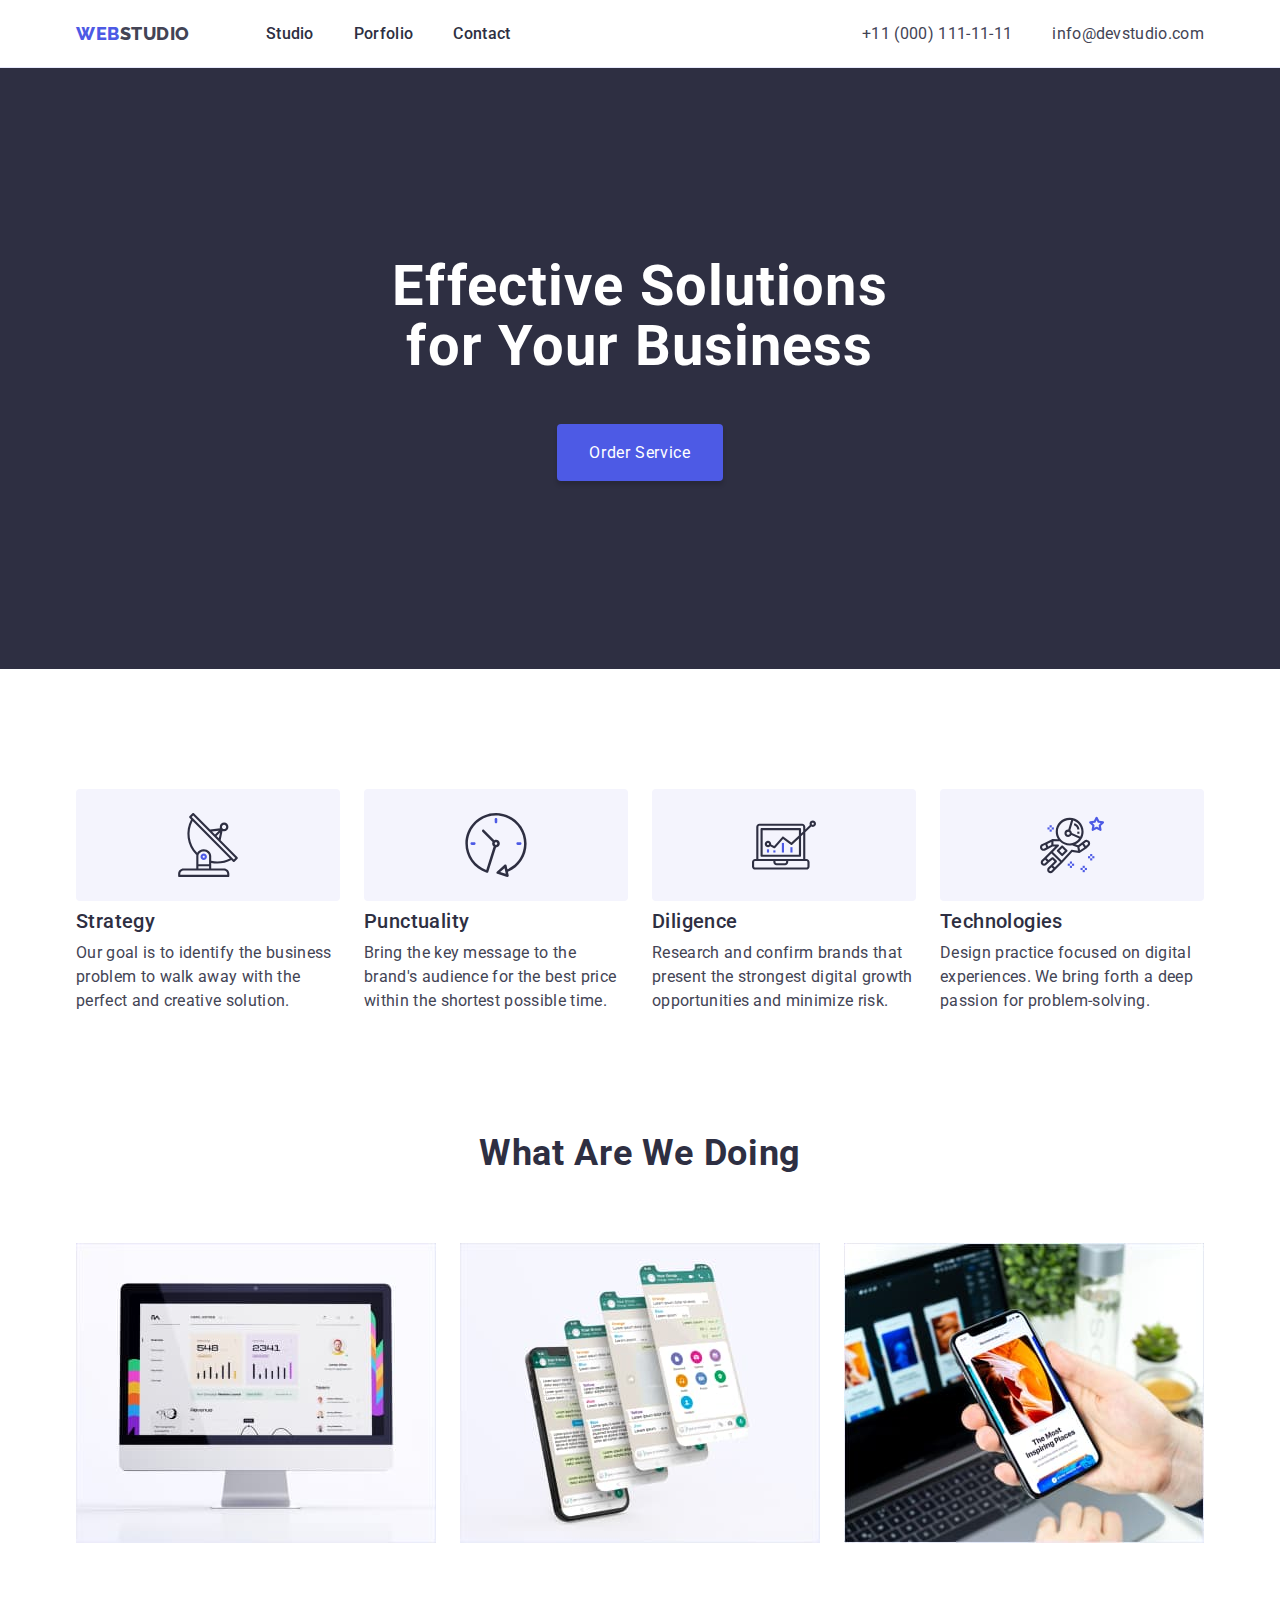
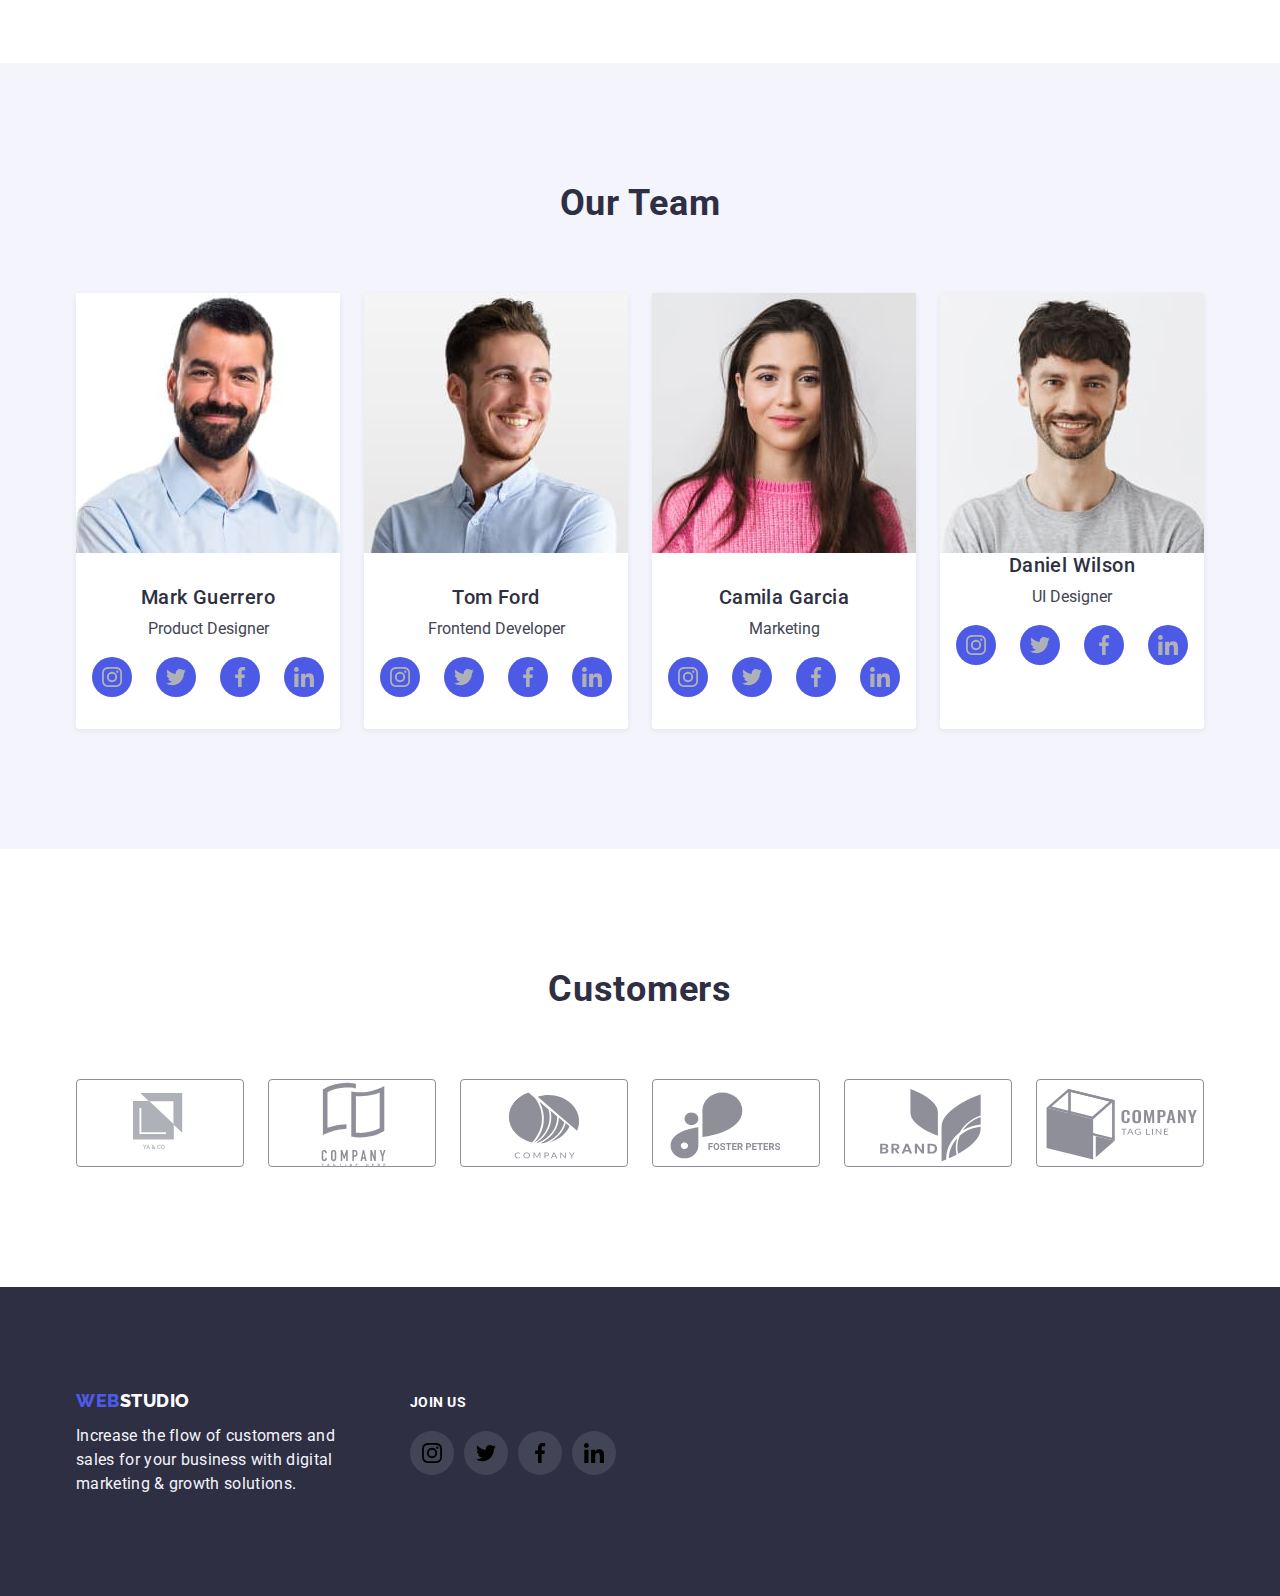
<file: index.html>
<!DOCTYPE html>
<html lang="en">
  <head>
    <meta charset="UTF-8">
    <meta name="viewport" content="width=device-width, initial-scale=1.0">
    <meta http-equiv="x-ua-compatible" content="ie=edge">
    <title>Homework 03</title>
    <link rel="stylesheet" href="css/style.css">
    <link rel="preconnect" href="https://fonts.googleapis.com">
    <link rel="preconnect" href="https://fonts.gstatic.com" crossorigin>
    <link href="https://fonts.googleapis.com/css2?family=Raleway:wght@800&family=Roboto:wght@100;400;500;700&display=swap" rel="stylesheet">
    <link rel="stylesheet" href="https://cdnjs.cloudflare.com/ajax/libs/modern-normalize/2.0.0/modern-normalize.min.css" integrity="sha512-4xo8blKMVCiXpTaLzQSLSw3KFOVPWhm/TRtuPVc4WG6kUgjH6J03IBuG7JZPkcWMxJ5huwaBpOpnwYElP/m6wg==" crossorigin="anonymous" referrerpolicy="no-referrer" />
  </head>
  <body>
    <header class="header">
        <nav class="nav">
          <a class="nav-logo" href="index.html" title="WebStudio">Web<span class="logo-dark">Studio</span></a>
          <ul class="nav-list">
            <li class="nav-list-item">
              <a href="index.html" class="nav-list-item-link">Studio</a>
            </li>
            <li class="nav-list-item">
              <a href="portfolio.html" class="nav-list-item-link">Porfolio</a>
            </li>
            <li class="nav-list-item">
              <a href="#" class="nav-list-item-link">Contact</a>
            </li>
          </ul> 
          <address class="address">
            <ul class="address-list">
              <li class="address-list-item">
                <a href="tel:+110001111111" class="address-list-item-link">+11 (000) 111-11-11</a>
              </li>
              <li class="address-list-item">
                <a href="mailto:info@devstudio.com" class="address-list-item-link">info@devstudio.com</a>
              </li>
            </ul>  
          </address>         
        </nav> 
    </header>

    <main class="main">      
      <section class="hero">
        <div class="container">
          <h1 class="hero-title">Effective Solutions<br>for Your Business</h1>
          <button type="button" class="hero-cta">Order Service</button>
        </div>
      </section>

      <section class="feature">
        <div class="container">
          <ul class="feature-list">
            <li class="feature-item">
              <div class="feature-icon-box">
                <img class="feature-icon" src="images/feature-strategy.svg" alt="Strategy">
              </div>
              <h3 class="feature-title">Strategy</h3>
              <p class="feature-decription">Our goal is to identify the business problem to walk away with the perfect and creative solution.</p>
            </li>
            <li class="feature-item">
              <div class="feature-icon-box">
                <img class="feature-icon" src="images/feature-punctuality.svg" alt="Punctuality">
              </div>
              <h3 class="feature-title">Punctuality</h3>
              <p class="feature-decription">Bring the key message to the brand's audience for the best price within the shortest possible time.</p>
            </li>
            <li class="feature-item">
              <div class="feature-icon-box">
                <img class="feature-icon" src="images/feature-diligence.svg" alt="Diligence">
              </div>
              <h3 class="feature-title">Diligence</h3>
              <p class="feature-decription">Research and confirm brands that present the strongest digital growth opportunities and minimize risk.</p>
            </li>
            <li class="feature-item">
              <div class="feature-icon-box">
                <img class="feature-icon" src="images/feature-technologies.svg" alt="Technologies">
              </div>
              <h3 class="feature-title">Technologies</h3>
              <p class="feature-decription">Design practice focused on digital experiences. We bring forth a deep passion for problem-solving.</p>
            </li>
          </ul>
        </div>
      </section>
  
      <section class="services">
        <div class="container">
          <h2 class="services-title">What are we doing</h2>
          <ul class="services-list">
            <li class="services-list-item">
              <img src="images/services-one.jpg" alt="Service One" width="360" height="300">
            </li>
            <li class="services-list-item">
              <img src="images/services-two.jpg" alt="Service Two" width="360" height="300">
            </li>
            <li class="services-list-item">
              <img src="images/services-three.jpg" alt="Service Three" width="360" height="300">
            </li>
          </ul>
        </div>
      </section>
  
      <section class="team">
        <div class="container">
          <h2 class="team-title">Our Team</h2>
          <ul class="team-list">
            <li class="team-list-item">
              <img src="images/mark-guerrero.jpg" alt="Mark Guerrero" width="264" height="260">
              <div class="member-details">
                <h3 class="member-name">Mark Guerrero</h3>
                <p class="member-position">Product Designer</p>
                <ul class="social-list">
                  <li class="social-list-item">
                    <a class="social-list-link" href=""> 
                      <svg class="social-icon" width="20" height="20">
                          <use href="images/icon.svg#icon-instagram"></use>
                      </svg>    
                    </a>
                  </li>
                  <li class="social-list-item">
                    <a class="social-list-link" href=""> 
                      <svg class="social-icon" width="20" height="20">
                          <use href="images/icon.svg#icon-twitter"></use>
                      </svg>    
                    </a>
                  </li>
                  <li class="social-list-item">
                    <a class="social-list-link" href=""> 
                      <svg class="social-icon" width="20" height="20">
                          <use href="images/icon.svg#icon-facebook"></use>
                      </svg>    
                    </a>
                  </li>
                  <li class="social-list-item">
                    <a class="social-list-link" href=""> 
                      <svg class="social-icon" width="20" height="20">
                          <use href="images/icon.svg#icon-linkedin"></use>
                      </svg>    
                    </a>
                  </li>
                </ul>
              </div>
            </li>
            <li class="team-list-item">
              <img src="images/tom-ford.jpg" alt="Tom Ford" width="264" height="260">
              <div class="member-details">
                <h3 class="member-name">Tom Ford</h3>
                <p class="member-position">Frontend Developer</p>
                <ul class="social-list">
                  <li class="social-list-item">
                    <a class="social-list-link" href=""> 
                      <svg class="social-icon" width="20" height="20">
                          <use href="images/icon.svg#icon-instagram"></use>
                      </svg>    
                    </a>
                  </li>
                  <li class="social-list-item">
                    <a class="social-list-link" href=""> 
                      <svg class="social-icon" width="20" height="20">
                          <use href="images/icon.svg#icon-twitter"></use>
                      </svg>    
                    </a>
                  </li>
                  <li class="social-list-item">
                    <a class="social-list-link" href=""> 
                      <svg class="social-icon" width="20" height="20">
                          <use href="images/icon.svg#icon-facebook"></use>
                      </svg>    
                    </a>
                  </li>
                  <li class="social-list-item">
                    <a class="social-list-link" href=""> 
                      <svg class="social-icon" width="20" height="20">
                          <use href="images/icon.svg#icon-linkedin"></use>
                      </svg>    
                    </a>
                  </li>
                </ul>
              </div>
            </li>
            <li class="team-list-item">
              <img src="images/camila-garcia.jpg" alt="Camila Garcia" width="264" height="260">
              <div class="member-details">
                <h3 class="member-name">Camila Garcia</h3>
                <p class="member-position"></p>Marketing</p>
                <ul class="social-list">
                  <li class="social-list-item">
                    <a class="social-list-link" href=""> 
                      <svg class="social-icon" width="20" height="20">
                          <use href="images/icon.svg#icon-instagram"></use>
                      </svg>    
                    </a>
                  </li>
                  <li class="social-list-item">
                    <a class="social-list-link" href=""> 
                      <svg class="social-icon" width="20" height="20">
                          <use href="images/icon.svg#icon-twitter"></use>
                      </svg>    
                    </a>
                  </li>
                  <li class="social-list-item">
                    <a class="social-list-link" href=""> 
                      <svg class="social-icon" width="20" height="20">
                          <use href="images/icon.svg#icon-facebook"></use>
                      </svg>    
                    </a>
                  </li>
                  <li class="social-list-item">
                    <a class="social-list-link" href=""> 
                      <svg class="social-icon" width="20" height="20">
                          <use href="images/icon.svg#icon-linkedin"></use>
                      </svg>    
                    </a>
                  </li>
                </ul>
              </div>
            </li>
            <li class="team-list-item">
              <img src="images/daniel-wilson.jpg" alt="Daniel Wilson" width="264" height="260">
              <div class="member">
                <h3 class="member-name">Daniel Wilson</h3>
                <p class="member-position">UI Designer</p>
                <ul class="social-list">
                  <li class="social-list-item">
                    <a class="social-list-link" href=""> 
                      <svg class="social-icon" width="20" height="20">
                          <use href="images/icon.svg#icon-instagram"></use>
                      </svg>    
                    </a>
                  </li>
                  <li class="social-list-item">
                    <a class="social-list-link" href=""> 
                      <svg class="social-icon" width="20" height="20">
                          <use href="images/icon.svg#icon-twitter"></use>
                      </svg>    
                    </a>
                  </li>
                  <li class="social-list-item">
                    <a class="social-list-link" href=""> 
                      <svg class="social-icon" width="20" height="20">
                          <use href="images/icon.svg#icon-facebook"></use>
                      </svg>    
                    </a>
                  </li>
                  <li class="social-list-item">
                    <a class="social-list-link" href=""> 
                      <svg class="social-icon" width="20" height="20">
                          <use href="images/icon.svg#icon-linkedin"></use>
                      </svg>    
                    </a>
                  </li>
                </ul>
              </div>
            </li>
          </ul>
        </div>
      </section>
  
      <section class="customer">
        <div class="container">
          <h2 class="customer-title">Customers</h2>
          <ul class="customer-list">
            <li class="customer-list-item">
              <svg class="customer-logo">
                <use href="images/icon.svg#icon-customer-1"></use>
              </svg>
            </li>
            <li class="customer-list-item">
              <img src="images/customer-logo-2.svg" width="104" height="56">
            </li>
            <li class="customer-list-item">
              <img src="images/customer-logo-3.svg" width="104" height="56">
            </li>
            <li class="customer-list-item">
              <img src="images/customer-logo-4.svg" width="104" height="56">
            </li>
            <li class="customer-list-item">
              <img src="images/customer-logo-5.svg" width="104" height="56">
            </li>
            <li class="customer-list-item">
              <img src="images/customer-logo-6.svg" width="104" height="56">
            </li>
          </ul>

        </div>
      </section>
    </main>  

    <footer class="footer">
      <div class="container footer-container">
        <div class="widget">
          <a href="index.html" class="widget-logo">Web<span class="logo-white">Studio</span></a>
          <p class="widget-description">Increase the flow of customers and sales for your business with digital marketing & growth solutions.</p>
        </div>
        
        <div class="join-social">
          <h2 class="join-title">Join Us</h2>
          <ul class="join-social-list list">
              <li class="join-social-list-item">
                  <a class="join-social-list-link" href=""> 
                  <svg class="join-social-icon" width="20" height="20">
                      <use href="images/icon.svg#icon-instagram"></use>
                  </svg>    
                  </a>
              </li>
              <li class="join-social-list-item">
                  <a class="join-social-list-link" href=""> 
                  <svg class="join-social-icon" width="20" height="20">
                      <use href="images/icon.svg#icon-twitter"></use>
                  </svg>    
                  </a>
              </li>
              <li class="join-social-list-item">
                  <a class="join-social-list-link" href=""> 
                  <svg class="join-social-icon" width="20" height="20">
                      <use href="images/icon.svg#icon-facebook"></use>
                  </svg>    
                  </a>
              </li>
              <li class="join-social-list-item">
                  <a class="join-social-list-link" href=""> 
                  <svg class="join-social-icon" width="20" height="20" >
                      <use href="images/icon.svg#icon-linkedin"></use>
                  </svg>    
                  </a>
              </li>
          </ul>  
      </div>
      </div>
    </footer>
  </body>
</html>
</file>
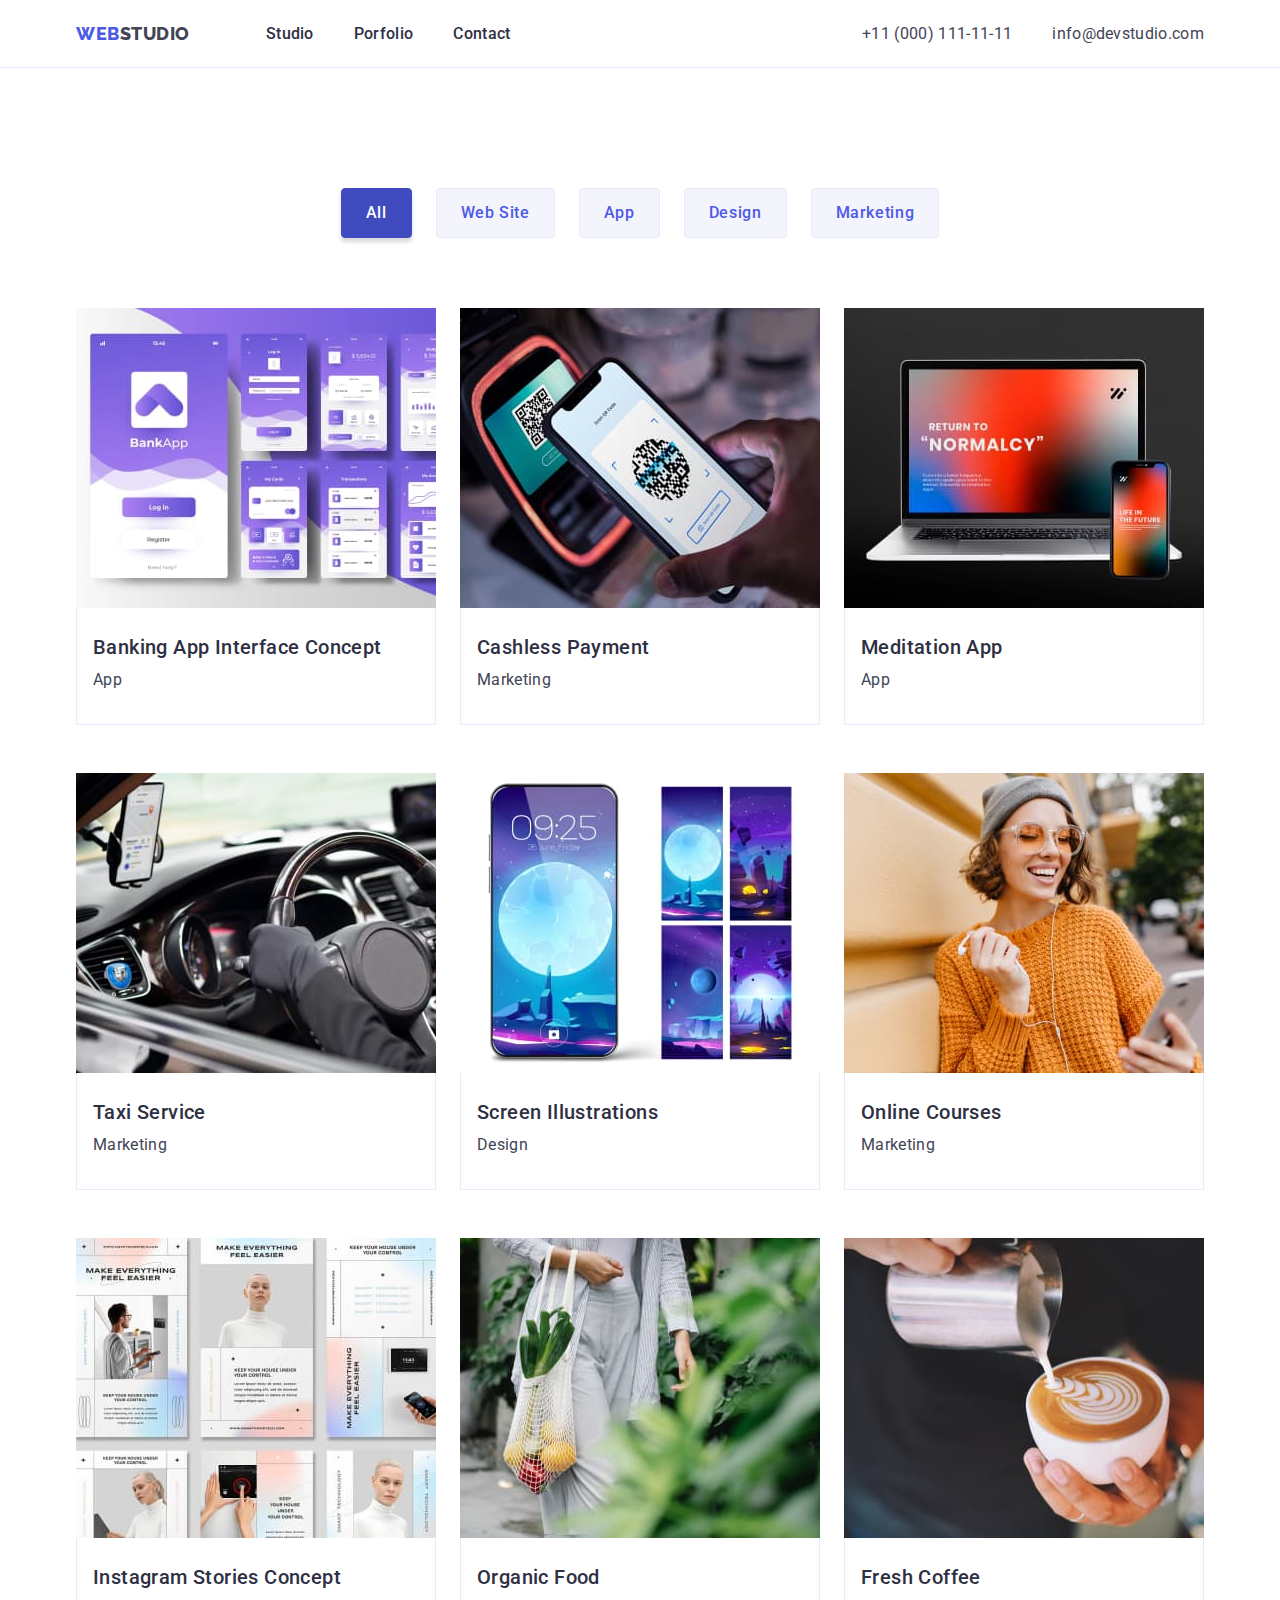
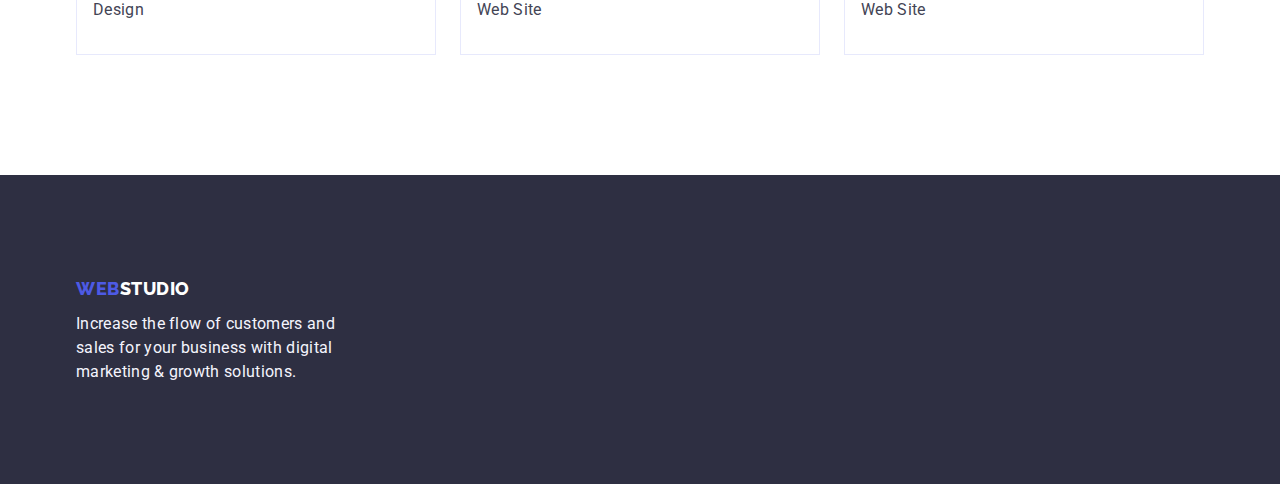
<file: portfolio.html>
<!DOCTYPE html>
<html lang="en">
  <head>
    <meta charset="UTF-8">
    <meta name="viewport" content="width=device-width, initial-scale=1.0">
    <meta http-equiv="x-ua-compatible" content="ie=edge">
    <title>Web Studio</title>
    <link rel="stylesheet" href="css/style.css">
    <link rel="preconnect" href="https://fonts.googleapis.com">
    <link rel="preconnect" href="https://fonts.gstatic.com" crossorigin>
    <link href="https://fonts.googleapis.com/css2?family=Raleway:wght@800&family=Roboto:wght@100;400;500;700&display=swap" rel="stylesheet">
    <link rel="stylesheet" href="https://cdnjs.cloudflare.com/ajax/libs/modern-normalize/2.0.0/modern-normalize.min.css" integrity="sha512-4xo8blKMVCiXpTaLzQSLSw3KFOVPWhm/TRtuPVc4WG6kUgjH6J03IBuG7JZPkcWMxJ5huwaBpOpnwYElP/m6wg==" crossorigin="anonymous" referrerpolicy="no-referrer" />
    
    
  </head>
  <body>
    <header class="header">   
        <nav class="nav">
          <a class="nav-logo" href="index.html" title="WebStudio">Web<span class="logo-dark">Studio</span></a>       
          <ul class="nav-list">
            <li class="nav-list-item">
              <a href="index.html" class="nav-list-item-link">Studio</a>
            </li>
            <li class="nav-list-item">
              <a href="portfolio.htm" class="nav-list-item-link">Porfolio</a>
            </li>
            <li class="nav-list-item">
              <a href="#" class="nav-list-item-link">Contact</a>
            </li>
          </ul> 
          <address class="address">
            <ul class="address-list">
              <li class="address-list-item">
                <a href="tel:+110001111111" class="address-list-item-link">+11 (000) 111-11-11</a>
              </li>
              <li class="address-list-item">
                <a href="mailto:info@devstudio.com" class="address-list-item-link">info@devstudio.com</a>
              </li>
            </ul>  
          </address>         
        </nav> 
    </header>

    <main>      
      <section class="inner-section">
        <div class="container">
          <div class="project-nav">
            <button type="button" class="project-nav-button active">All</button>
            <button type="button" class="project-nav-button">Web Site</button>
            <button type="button" class="project-nav-button">App</button>
            <button type="button" class="project-nav-button">Design</button>
            <button type="button" class="project-nav-button">Marketing</button>
          </div>

          <ul class="project-card-list">
            <li class="project-card-item">
              <img class="project-card-img" src="images/banking-app-interface-concept.jpg" alt="MBanking App Interface Concept" width="360" height="300">
              <div class="project-card-detail">
                <h3 class="project-card-title">Banking App Interface Concept</h3>
                <p class="project-card-category">App</p>
              </div>
            </li>
            <li class="project-card-item">
              <img class="project-card-img" src="images/cashless-payment.jpg" alt="Cashless Payment" width="360" height="300">
              <div class="project-card-detail">
                <h3 class="project-card-title">Cashless Payment</h3>
                <p class="project-card-category">Marketing</p>
              </div>
            </li> 
            <li class="project-card-item">
              <img class="project-card-img" src="images/meditation-app.jpg" alt="Meditation App" width="360" height="300">
              <div class="project-card-detail">
                <h3 class="project-card-title">Meditation App</h3>
                <p class="project-card-category">App</p>
              </div>
            </li>
            <li class="project-card-item">
              <img class="project-card-img" src="images/taxi-service.jpg" alt="Taxi Service" width="360" height="300">
              <div class="project-card-detail">
                <h3 class="project-card-title">Taxi Service</h3>
                <p class="project-card-category">Marketing</p>
              </div>
            </li>
            <li class="project-card-item">
              <img class="project-card-img" src="images/screen-illustrations.jpg" alt="Screen Illustrations" width="360" height="300">
              <div class="project-card-detail">
                <h3 class="project-card-title">Screen Illustrations</h3>
                <p class="project-card-category">Design </p>
              </div>
            </li>
            <li class="project-card-item">
              <img class="project-card-img" src="images/online-courses.jpg" alt="Online Courses" width="360" height="300">
              <div class="project-card-detail">
                <h3 class="project-card-title">Online Courses</h3>
                <p class="project-card-category">Marketing</p>
              </div>
            </li>
            <li class="project-card-item">
              <img  class="project-card-img"src="images/instagram-stories-concept.jpg" alt="Instagram Stories Concept" width="360" height="300">
              <div class="project-card-detail">
                <h3 class="project-card-title">Instagram Stories Concept</h3>
                <p class="project-card-category">Design</p>
              </div>
            </li>
            <li class="project-card-item">
              <img class="project-card-img" src="images/organic-food.jpg" alt="Organic Food" width="360" height="300">
              <div class="project-card-detail">
                <h3 class="project-card-title">Organic Food </h3>
                <p class="project-card-category">Web Site</p>
              </div>
            </li>
            <li class="project-card-img" class="project-card-item">
              <img src="images/fresh-coffee.jpg" alt="Fresh Coffee" width="360" height="300">
              <div class="project-card-detail">
                <h3 class="project-card-title">Fresh Coffee</h3>
                <p class="project-card-category">Web Site</p>
              </div>
            </li>
          </ul>
        </div>
      </section>      
    </main>  

    <footer class="footer">
      <div class="container">
        <div class="widget">
          <a href="index.html" class="widget-logo">Web<span class="logo-white">Studio</span></a>
          <p class="widget-description">Increase the flow of customers and sales for your business with digital marketing & growth solutions.</p>
        </div>
      </div>
    </footer>
  </body>
</html>
</file>
<file: css/style.css>
:root {
  --iris:  #4d5ae5; 
  --navyblue: #2e2f42;
  --black: black; 
  --ocean: #404bbf;
  --white: #ffffff;
  --slate: #434455;
  --cornflower:  #e7e9fc;
  --lightslate: #8e8f99;
  --grey: #2e2f42;
  --dairy: #fcfcfc;
  --cloud: #f4f4fd;
  --green: #31d0aa;
  --navybluemodal: #2e2f42;  
}

*{
  margin: 0;
  padding: 0;
  box-sizing: border-box;
}

/* Global Styles */
body {
  color: var(--slate); 
  font-family: "Roboto", sans-serif;
  font-size: 16px;
  font-style: normal;
  font-weight: 400;
  line-height: 1.5;
}

ul{
  list-style: none;
}

a {
  text-decoration: none;
}

img{
  display: block;
  width: 100%;
  height: auto;
}

button {
  border: unset;
  font-family: inherit; 
  outline: none;
  cursor: pointer;
}


/* Container Styles */
.container {
  width: 1158px;
  margin: 0 auto;
  padding: 0 15px;
}

/* Header Styles */
.header { 
  padding: 20px 0;
  background-color: var(--white);
  border-bottom: 1px solid var(--cornflower);
}

.nav {
  display: flex;
  justify-content: space-between;
  align-items: center;
  max-width: 1158px;
  margin: 0 auto;
  padding: 0 15px;
}

/* Logo Styles */
.nav-logo {
  margin-right: 76px;
  font-size: 18px;
  font-weight: 800;
  letter-spacing: 0.54px;
  text-transform: uppercase;
  color: var(--iris);
  font-family: "Raleway", sans-serif;
}

.logo-dark {
  color: var(--slate);
}

/* Main Nav Styles */
.nav-list {
  flex: 1;
  display: flex;
  gap: 40px;
}

.nav-list-item-link {  
  color: var(--navyblue);
  font-size: 16px;
  font-weight: 500;
  line-height: 1.3;
  letter-spacing: 0.32px;
}
.address-list-item-link:hover,
.nav-list-item-link:hover {
  color: var(--ocean);
}

/* Contact Info Styles */
.address-list{
  display: flex;
  gap: 40px;
}

.address-list-item-link {
  color: var(--slate);  
  font-size: 16px;
  font-weight: 400;
  line-height: 1.3;
  letter-spacing: 0.32px;  
  font-style: normal;
}

/* Hero Styles */
.hero{
  background-color: var(--navyblue);
  padding: 188px 0;
  text-align: center;
}

.hero-title {
  margin-bottom: 48px;
  color: var(--white);
  font-family: inherit;
  font-size: 56px;
  font-weight: 700;
  line-height: 1.0714; 
  letter-spacing: 1.12px;
  text-align: center;
}
.hero-cta{
  letter-spacing: 0.64px;
  color: var(--white);
  font-size: 16px;  
  padding: 19px 32px;
  border-radius: 4px;
  background-color: var(--iris);
  box-shadow: 0px 4px 4px rgba(0, 0, 0, 0.15);
  display: inline-block;
  margin: 0 auto;
}
.hero-cta:hover {
  background-color: var(--ocean);
}

/* Feature Styles */
.feature {
  padding: 120px 0;
}

.feature-list {
  display: flex;
  gap: 24px;
}

.feature-icon-box {
  width: 264px;
  height: 112px;
  border-radius: 4px;
  background: var(--cloud);
  display: flex;
  align-items: center;
  justify-content: center;
}
.feature-icon{
  width: 64px;
  height: 64px;
}

.feature-title {
  margin: 8px 0;
  color: var(--navyblue);
  font-size: 20px;
  font-weight: 500;
  line-height: 1.2; 
  letter-spacing: 0.4px;
}

.feature-decription{
  font-size: 16px;
  font-weight: 400;
  line-height: 1.5; 
  letter-spacing: 0.32px;
}

/* Services Styles */
.services {
  text-align: center;
  padding:0 0 120px;
}

.services-title {
  color: var(--navyblue);
  font-size: 36px;
  font-weight: 700;
  line-height: 1.1111; 
  letter-spacing: 0.72px;
  text-transform: capitalize;
}

.services-list {
  display: flex;
  gap: 24px;
  margin: 70px 0 0;
}

.services-list-item {
  flex: 1;
}

/* Team Styles */
.team{
  background-color: var(--cloud);
  text-align: center;
  padding: 120px 0;
}

.team-title {
  color: var(--navyblue);
  margin: 0 0 70px;
  font-size: 36px;
  font-weight: 700;
  line-height: 1.1111;
  letter-spacing: 0.72px;
  text-transform: capitalize;
}

.team-list {
  display: flex;
  gap: 24px;
}

.team-list-item {
  border-radius: 4px;
  background-color: var(--white);
  box-shadow: 0px 2px 6px rgba(46, 47, 66, 0.08);
}
.member-details{
  padding: 32px 10px;
}
.member-name {
  margin: 0 0 8px;
  color: var(--navyblue);
  text-align: center;
  font-size: 20px;
  font-weight: 500;
  line-height: 1.2;
  letter-spacing: 0.4px;
}
.menber-position{
  color: var(--slate );
  text-align: center;
  font-size: 16px;
  font-weight: 400;
  line-height: 1.5; 
  letter-spacing: 0.32px;
}
.social-list {
  display: flex;
  justify-content: center;
  margin-top: 16px;
  gap: 24px;
}
.social-list-link {
  display: flex;
  align-items: center;
  justify-content: center;
  width: 40px;
  height: 40px;
  border-radius: 50%;
  background-color: var(--iris);
}
.social-list-link:hover {
  background-color: var(--ocean);
}
.social-icon {
  fill: #AFB1B8;
}
/* Customer */

.customer {
  padding: 120px 0;
}

.customer-list {
  display: flex;
  gap: 24px;
}

.customer-title{
  margin: 0 0 70px;
  color: var(--navyblue);
  font-size: 36px;
  font-weight: 700;
  line-height: 1.1111;
  letter-spacing: 0.72px;
  text-transform: capitalize;
  text-align: center;
}

.customer-list-item{
  width: 168px;
  height: 88px;
  border-radius: 4px;
  border: 1px solid var(--lightslate);
  display: flex;
  align-items: center;
  justify-content: center;
}

.customer-logo {
  width: 106px;
  height: 60px;
  background-size: contain;
  fill: #AFB1B8;
}

/* portfolio Page */


.inner-section {
  padding: 120px 0;
}
.project-nav{
  display: flex;
  gap: 24px;
  width: 100%;
  justify-content: center;
  margin-bottom: 70px;
}
.project-nav-button{
  color: var(--iris);
  background-color: var(--cloud);
  border-radius: 4px;
  border: 1px solid var(--cornflower);
  padding: 12px 24px;
  font-size: 16px;
  font-style: normal;
  font-weight: 500;
  line-height: 24px; 
  letter-spacing: 0.64px;
  outline: none;
}

.project-nav-button:hover,
.project-nav-button.active{
  background-color: var(--ocean);
  border-color: var(--ocean);
  color: var(--white);
  box-shadow: 0px 4px 4px rgba(0, 0, 0, 0.15);
}

/* Project Card */
.project-card-list {
  display: flex;
  flex-wrap: wrap;
  gap: 48px 24px;
}

.project-card-item {

}

.project-card-img {
  vertical-align: middle;
}

.project-card-detail {
  padding: 27px 16px 32px;
  background-color: #FFF;
  border: 1px solid #E7E9FC;
  border-top: unset;
}

.project-card-title{
  color: var(--navyblue);  
  font-size: 20px;
  font-weight: 500;
  line-height: 24px;
  letter-spacing: 0.4px;
  margin-bottom: 9px;
}

.project-card-category{
  color: var(--slate);
  font-size: 16px;
  font-weight: 400;
  line-height: 24px; 
  letter-spacing: 0.32px;
}

/* Footer Styles */
.footer {
  background-color: var(--navyblue);
  padding: 100px 0;
  color: var(--white);
}

.footer-container{
  display: flex;
  align-items: baseline;
}

.widget {
  max-width: 264px;
}
.widget-logo {
  font-size: 18px;
  font-weight: 800;
  letter-spacing: 0.54px;
  text-transform: uppercase;
  color: var(--iris);
  font-family: "Raleway", sans-serif;
}
.widget-description{
  margin-top: 10px;
  color: var(--cloud);
  font-size: 16px;
  font-weight: 400;
  line-height: 1.5; 
  letter-spacing: 0.32px;
}
.logo-white {
  color: var(--white);
}

/* Join us */

.join-social {
  margin-left: 70px;
}

.join-title {
  font-weight: bold;
  font-size: 14px;
  line-height: 1.14;
  letter-spacing: 0.03em;
  text-transform: uppercase;
  color: #FFFFFF;
  margin-bottom: 20px;
}

.join-social-list-link {
  display: flex;
  align-items: center;
  justify-content: center;
  width: 44px;
  height: 44px;
  border-radius: 50%;
  background: rgba(255, 255, 255, 0.1);
}

.join-social-list {
  display: flex;
  justify-content: center;
}

.join-social-list-icon {
  fill: #FFFFFF
}

.join-social-list-link:hover,
.join-social-list-link:focus {
  background-color: var(--green);
}

.join-social-list-item:not(:last-child) {
  margin-right: 10px;
}
</file>
